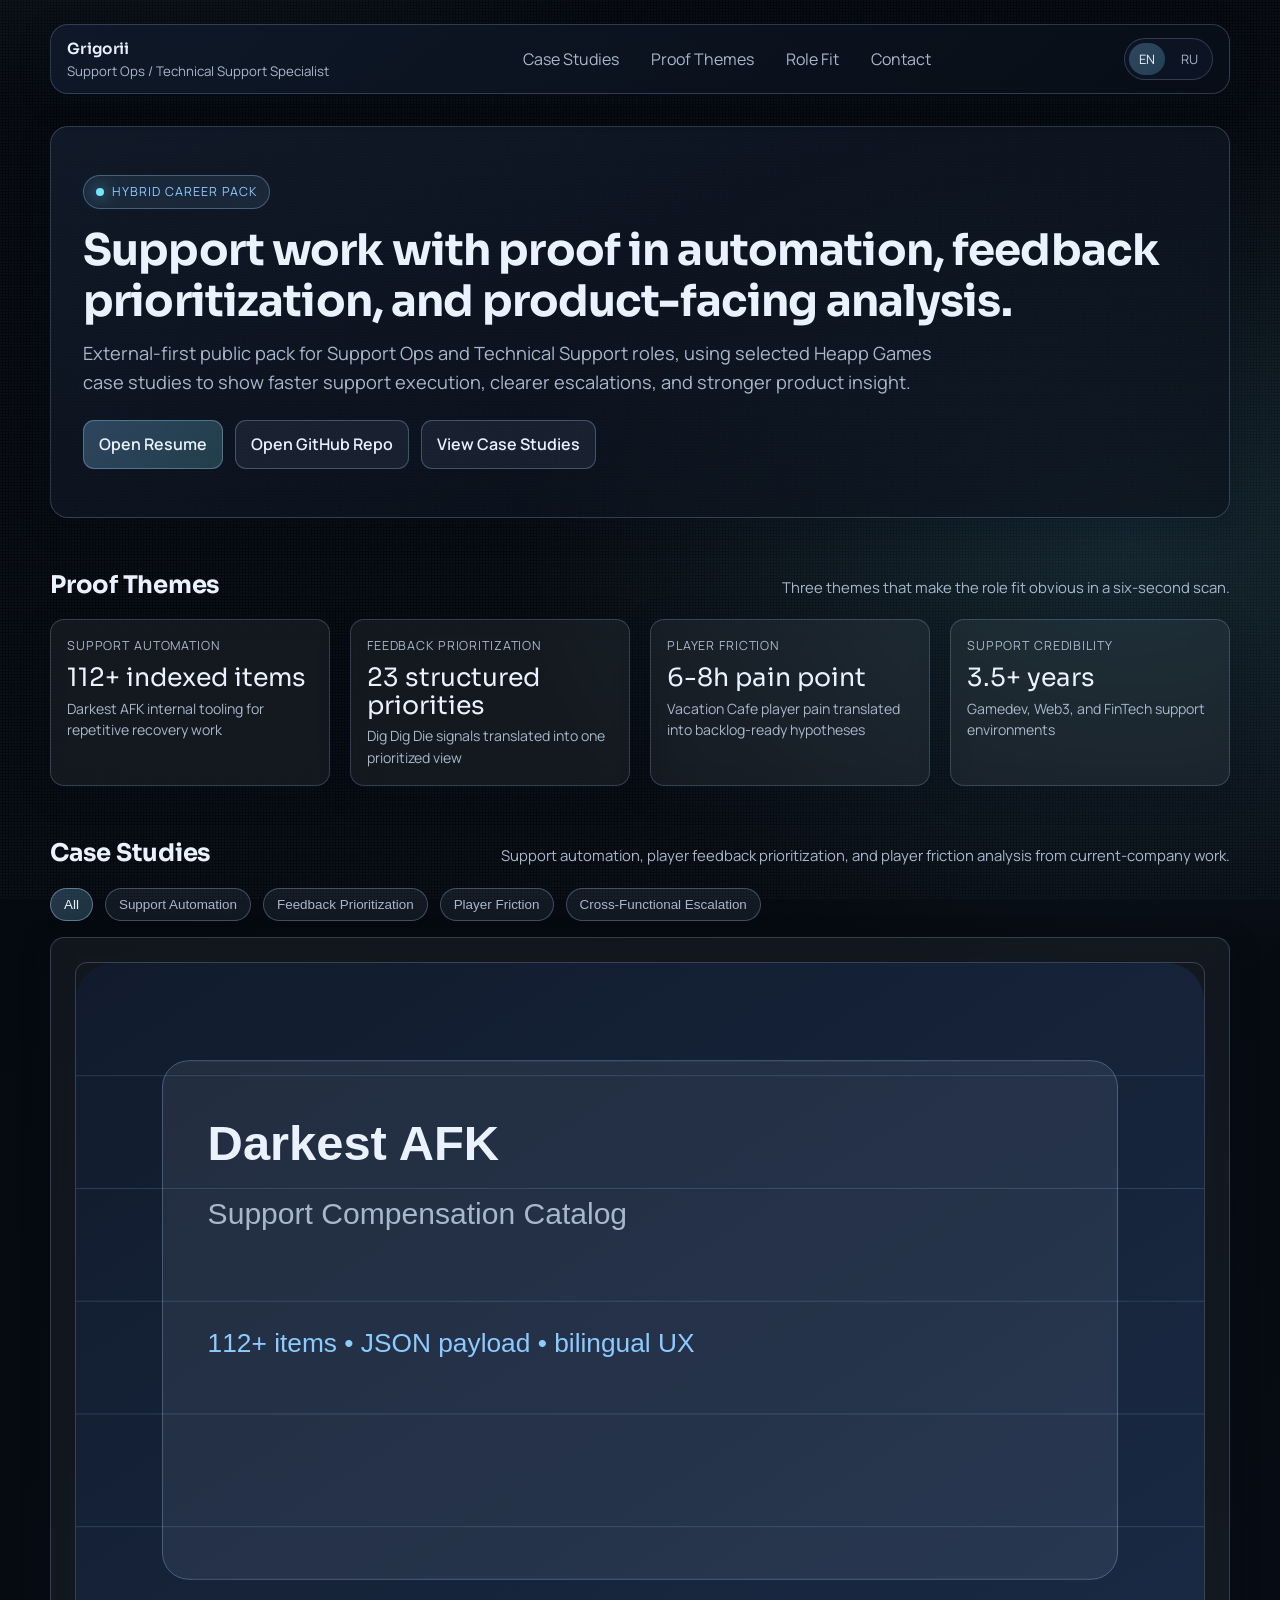
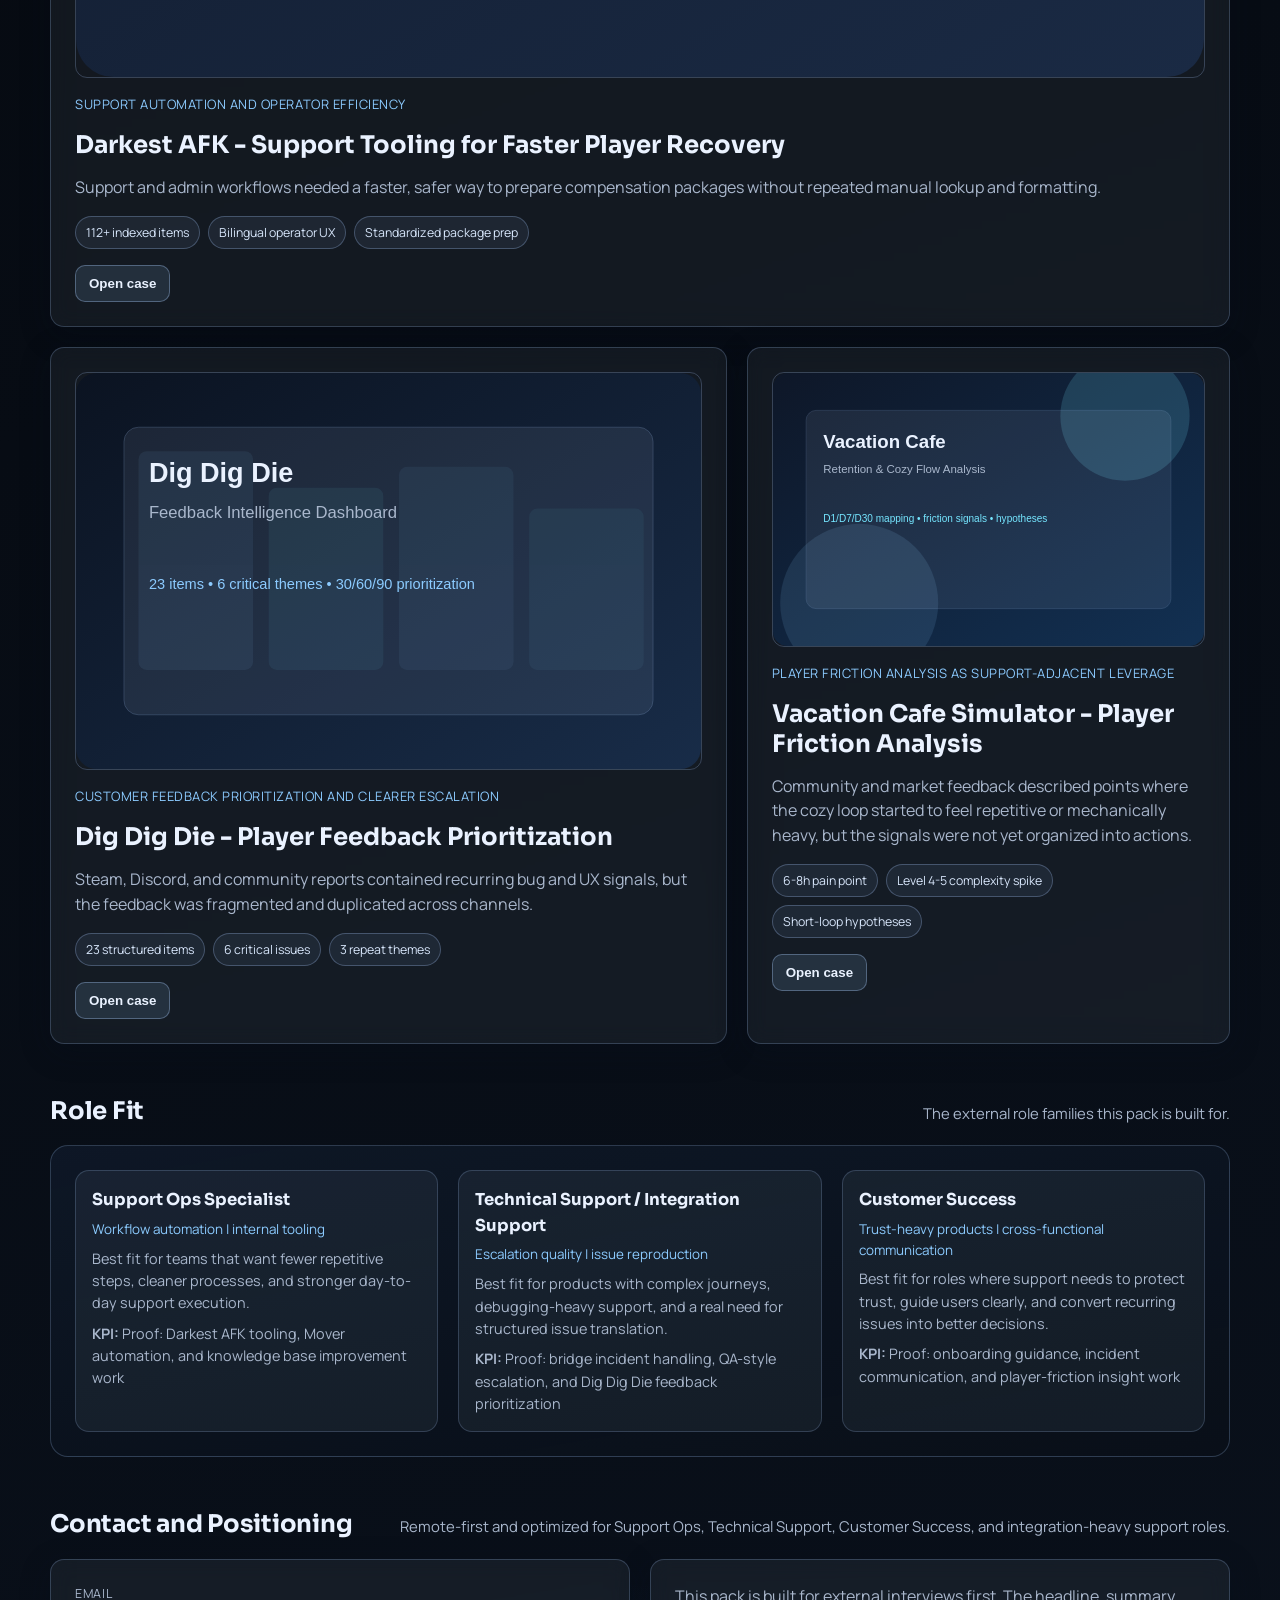
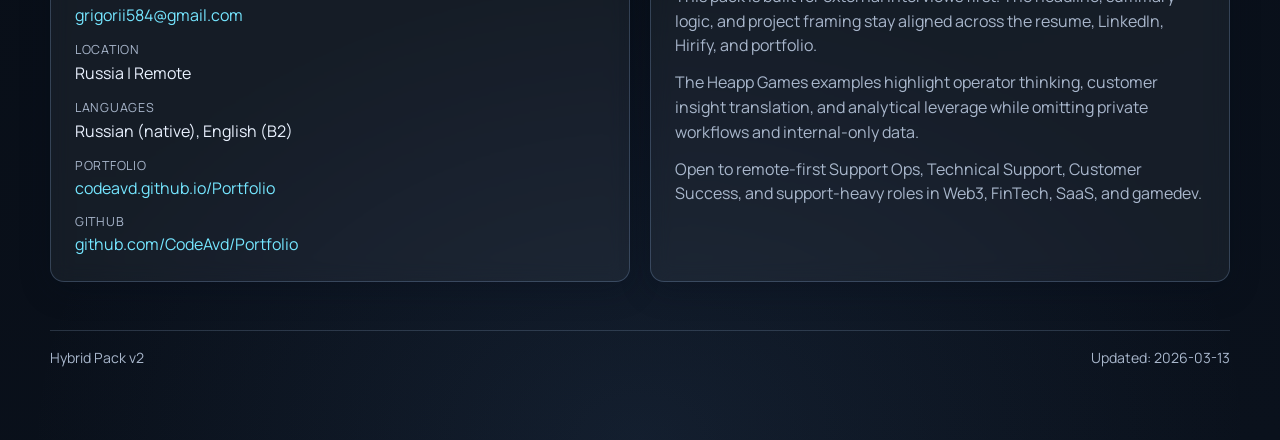
<file: dashboard/index.html>
<!doctype html>
<html lang="en">
<head>
  <meta charset="UTF-8" />
  <meta name="viewport" content="width=device-width, initial-scale=1" />
  <meta
    name="description"
    content="Hybrid support-ops portfolio with case studies in workflow automation, player feedback prioritization, and player friction analysis."
  />
  <title>Grigorii | Support Ops Portfolio Hub</title>
  <link rel="icon" href="data:image/svg+xml,%3Csvg xmlns='http://www.w3.org/2000/svg' viewBox='0 0 40 40'%3E%3Crect width='40' height='40' rx='10' fill='%23040A12'/%3E%3Ccircle cx='20' cy='20' r='9' fill='%238CCBFF'/%3E%3C/svg%3E" />
  <link rel="preconnect" href="https://fonts.googleapis.com" />
  <link rel="preconnect" href="https://fonts.gstatic.com" crossorigin />
  <link href="https://fonts.googleapis.com/css2?family=Manrope:wght@400;500;600;700&family=Sora:wght@500;600;700&display=swap" rel="stylesheet" />
  <link rel="stylesheet" href="assets/css/tokens.css" />
  <link rel="stylesheet" href="assets/css/main.css" />
</head>
<body>
  <div class="page">
    <header class="topbar reveal">
      <div class="identity">
        <div id="identityName" class="identity-name">Grigorii</div>
        <div id="identityRole" class="identity-role">Support Ops / Technical Support</div>
      </div>
      <nav class="topnav" aria-label="Primary">
        <a id="navProjects" href="#projects">Case Studies</a>
        <a id="navCompetencies" href="#competencies">Proof Themes</a>
        <a id="navRoadmap" href="#roadmap">Role Fit</a>
        <a id="navContact" href="#contact">Contact</a>
      </nav>
      <div class="lang-toggle" role="group" aria-label="Language">
        <button id="btnLangEn" class="lang-btn" type="button">EN</button>
        <button id="btnLangRu" class="lang-btn" type="button">RU</button>
      </div>
    </header>

    <section class="hero reveal" id="hero">
      <div id="heroKicker" class="hero-kicker">Hybrid Career Pack</div>
      <h1 id="heroHeadline">Support work with proof in automation, feedback prioritization, and product-facing analysis.</h1>
      <p id="heroSubheadline">Public portfolio for Support Ops, Technical Support, Customer Success, and integration-heavy support roles.</p>
      <div id="ctaRow" class="cta-row"></div>
    </section>

    <section class="section reveal" id="competencies">
      <div class="section-header">
        <h2 id="competenciesTitle">Proof Themes</h2>
        <p id="competenciesNote">The three public themes behind the pack.</p>
      </div>
      <div id="kpiGrid" class="kpi-grid"></div>
    </section>

    <section class="section reveal" id="projects">
      <div class="section-header">
        <h2 id="projectsTitle">Case Studies</h2>
        <p id="projectsNote">Three examples from current-company work.</p>
      </div>
      <div id="filterRow" class="filter-row"></div>
      <div id="projectsGrid" class="projects-grid"></div>
    </section>

    <section class="section reveal" id="roadmap">
      <div class="section-header">
        <h2 id="roadmapTitle">Role Fit</h2>
        <p id="roadmapNote">The role families this public pack is built for.</p>
      </div>
      <div class="roadmap">
        <ol id="roadmapList" class="roadmap-list"></ol>
      </div>
    </section>

    <section class="section reveal" id="contact">
      <div class="section-header">
        <h2 id="contactTitle">Contact</h2>
        <p id="contactNote">Open to remote-first support and technical support conversations.</p>
      </div>
      <div class="contact-grid">
        <article class="card contact-card">
          <ul id="contactList" class="contact-list"></ul>
        </article>
        <article class="card contact-card">
          <div id="contactNarrative"></div>
        </article>
      </div>
    </section>

    <footer class="footer reveal">
      <span id="footerVersion">Hybrid Pack v2</span>
      <span id="footerUpdated">Updated: 2026-03-13</span>
    </footer>
  </div>

  <div id="projectModal" class="modal" aria-hidden="true">
    <div class="modal-panel" role="dialog" aria-modal="true" aria-labelledby="modalTitle">
      <div class="modal-head">
        <div class="modal-title-wrap">
          <h3 id="modalTitle">Project title</h3>
          <div id="modalTagline" class="modal-tagline">Tagline</div>
        </div>
        <button id="modalClose" class="modal-close" type="button" aria-label="Close">x</button>
      </div>

      <div class="chips" id="modalChips"></div>

      <div class="detail-grid" id="detailGrid"></div>

      <div class="artifact-list" id="artifactList"></div>
    </div>
  </div>

  <script src="assets/js/app.js" defer></script>
</body>
</html>
</file>
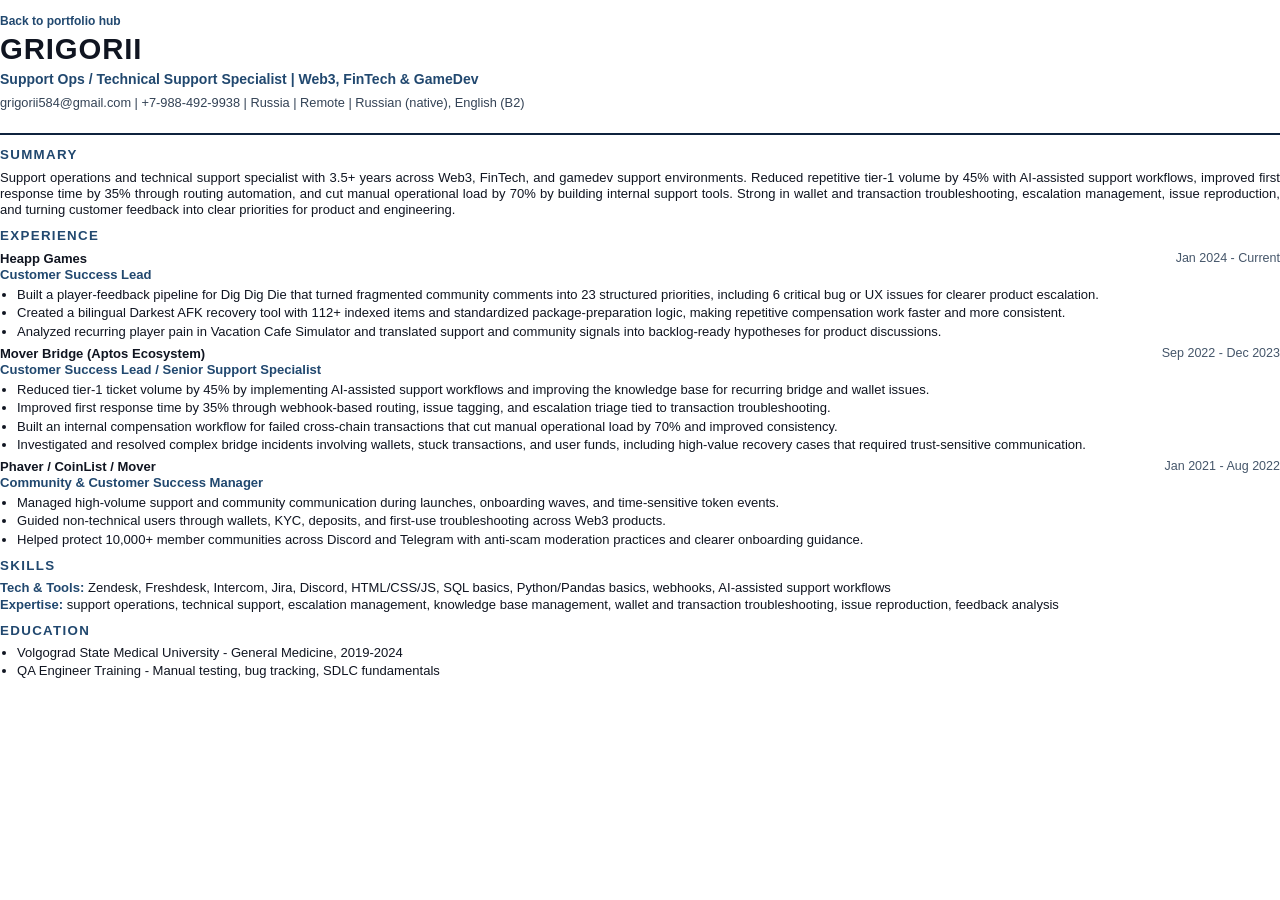
<file: dashboard/resume.html>
<!doctype html>
<html lang="en">
<head>
  <meta charset="UTF-8" />
  <meta name="viewport" content="width=device-width, initial-scale=1" />
  <meta
    name="description"
    content="Grigorii resume: Support Ops, Technical Support, Customer Success, workflow automation, and customer insight translation."
  />
  <title>Grigorii | Resume</title>
  <style>
    @page {
      size: letter;
      margin: 0.48in 0.52in 0.46in 0.52in;
    }

    * {
      box-sizing: border-box;
    }

    body {
      margin: 0;
      font-family: "Helvetica Neue", Arial, sans-serif;
      color: #101521;
      font-size: 9.8pt;
      line-height: 1.24;
    }

    .page {
      width: 100%;
    }

    .topbar {
      padding: 14px 0 2px;
      font-size: 9pt;
    }

    .topbar a {
      color: #21486f;
      text-decoration: none;
      font-weight: 600;
    }

    .header {
      border-bottom: 2px solid #0f233d;
      padding-bottom: 10px;
      margin-bottom: 12px;
    }

    .name {
      font-size: 22pt;
      font-weight: 700;
      letter-spacing: 0.03em;
      text-transform: uppercase;
      margin: 0 0 4px;
    }

    .headline {
      margin: 0;
      color: #21486f;
      font-size: 10.5pt;
      font-weight: 600;
    }

    .contact {
      margin-top: 6px;
      color: #334255;
      font-size: 9.6pt;
    }

    .section {
      margin-top: 10px;
    }

    .section-title {
      margin: 0 0 6px;
      font-size: 10pt;
      letter-spacing: 0.1em;
      text-transform: uppercase;
      color: #21486f;
      font-weight: 700;
    }

    .summary {
      margin: 0;
      text-align: justify;
    }

    .entry {
      margin-bottom: 6px;
    }

    .entry-head {
      display: table;
      width: 100%;
      margin-bottom: 2px;
    }

    .entry-main,
    .entry-date {
      display: table-cell;
      vertical-align: top;
    }

    .entry-main {
      width: 72%;
    }

    .entry-date {
      width: 28%;
      text-align: right;
      white-space: nowrap;
      color: #45566a;
      font-size: 9.4pt;
    }

    .company {
      font-weight: 700;
    }

    .title {
      color: #21486f;
      font-weight: 600;
    }

    ul {
      margin: 4px 0 0;
      padding-left: 17px;
    }

    li + li {
      margin-top: 2px;
    }

    .skills {
      margin: 0;
    }

    .skills strong {
      color: #21486f;
    }

    .project-list {
      margin: 0;
      padding-left: 17px;
    }

    .project-list li + li {
      margin-top: 3px;
    }
  </style>
</head>
<body>
  <div class="page">
    <div class="topbar"><a href="./index.html">Back to portfolio hub</a></div>
    <header class="header">
      <h1 class="name">Grigorii</h1>
      <p class="headline">Support Ops / Technical Support Specialist | Web3, FinTech &amp; GameDev</p>
      <p class="contact">grigorii584@gmail.com | +7-988-492-9938 | Russia | Remote | Russian (native), English (B2)</p>
    </header>

    <section class="section">
      <h2 class="section-title">Summary</h2>
      <p class="summary">
        Support operations and technical support specialist with 3.5+ years across Web3, FinTech, and gamedev support environments. Reduced repetitive tier-1 volume by 45% with AI-assisted support workflows, improved first response time by 35% through routing automation, and cut manual operational load by 70% by building internal support tools. Strong in wallet and transaction troubleshooting, escalation management, issue reproduction, and turning customer feedback into clear priorities for product and engineering.
      </p>
    </section>

    <section class="section">
      <h2 class="section-title">Experience</h2>

      <div class="entry">
        <div class="entry-head">
          <div class="entry-main">
            <div class="company">Heapp Games</div>
            <div class="title">Customer Success Lead</div>
          </div>
          <div class="entry-date">Jan 2024 - Current</div>
        </div>
        <ul>
          <li>Built a player-feedback pipeline for Dig Dig Die that turned fragmented community comments into 23 structured priorities, including 6 critical bug or UX issues for clearer product escalation.</li>
          <li>Created a bilingual Darkest AFK recovery tool with 112+ indexed items and standardized package-preparation logic, making repetitive compensation work faster and more consistent.</li>
          <li>Analyzed recurring player pain in Vacation Cafe Simulator and translated support and community signals into backlog-ready hypotheses for product discussions.</li>
        </ul>
      </div>

      <div class="entry">
        <div class="entry-head">
          <div class="entry-main">
            <div class="company">Mover Bridge (Aptos Ecosystem)</div>
            <div class="title">Customer Success Lead / Senior Support Specialist</div>
          </div>
          <div class="entry-date">Sep 2022 - Dec 2023</div>
        </div>
        <ul>
          <li>Reduced tier-1 ticket volume by 45% by implementing AI-assisted support workflows and improving the knowledge base for recurring bridge and wallet issues.</li>
          <li>Improved first response time by 35% through webhook-based routing, issue tagging, and escalation triage tied to transaction troubleshooting.</li>
          <li>Built an internal compensation workflow for failed cross-chain transactions that cut manual operational load by 70% and improved consistency.</li>
          <li>Investigated and resolved complex bridge incidents involving wallets, stuck transactions, and user funds, including high-value recovery cases that required trust-sensitive communication.</li>
        </ul>
      </div>

      <div class="entry">
        <div class="entry-head">
          <div class="entry-main">
            <div class="company">Phaver / CoinList / Mover</div>
            <div class="title">Community & Customer Success Manager</div>
          </div>
          <div class="entry-date">Jan 2021 - Aug 2022</div>
        </div>
        <ul>
          <li>Managed high-volume support and community communication during launches, onboarding waves, and time-sensitive token events.</li>
          <li>Guided non-technical users through wallets, KYC, deposits, and first-use troubleshooting across Web3 products.</li>
          <li>Helped protect 10,000+ member communities across Discord and Telegram with anti-scam moderation practices and clearer onboarding guidance.</li>
        </ul>
      </div>
    </section>

    <section class="section">
      <h2 class="section-title">Skills</h2>
      <p class="skills"><strong>Tech &amp; Tools:</strong> Zendesk, Freshdesk, Intercom, Jira, Discord, HTML/CSS/JS, SQL basics, Python/Pandas basics, webhooks, AI-assisted support workflows</p>
      <p class="skills"><strong>Expertise:</strong> support operations, technical support, escalation management, knowledge base management, wallet and transaction troubleshooting, issue reproduction, feedback analysis</p>
    </section>

    <section class="section">
      <h2 class="section-title">Education</h2>
      <ul>
        <li>Volgograd State Medical University - General Medicine, 2019-2024</li>
        <li>QA Engineer Training - Manual testing, bug tracking, SDLC fundamentals</li>
      </ul>
    </section>
  </div>
</body>
</html>
</file>
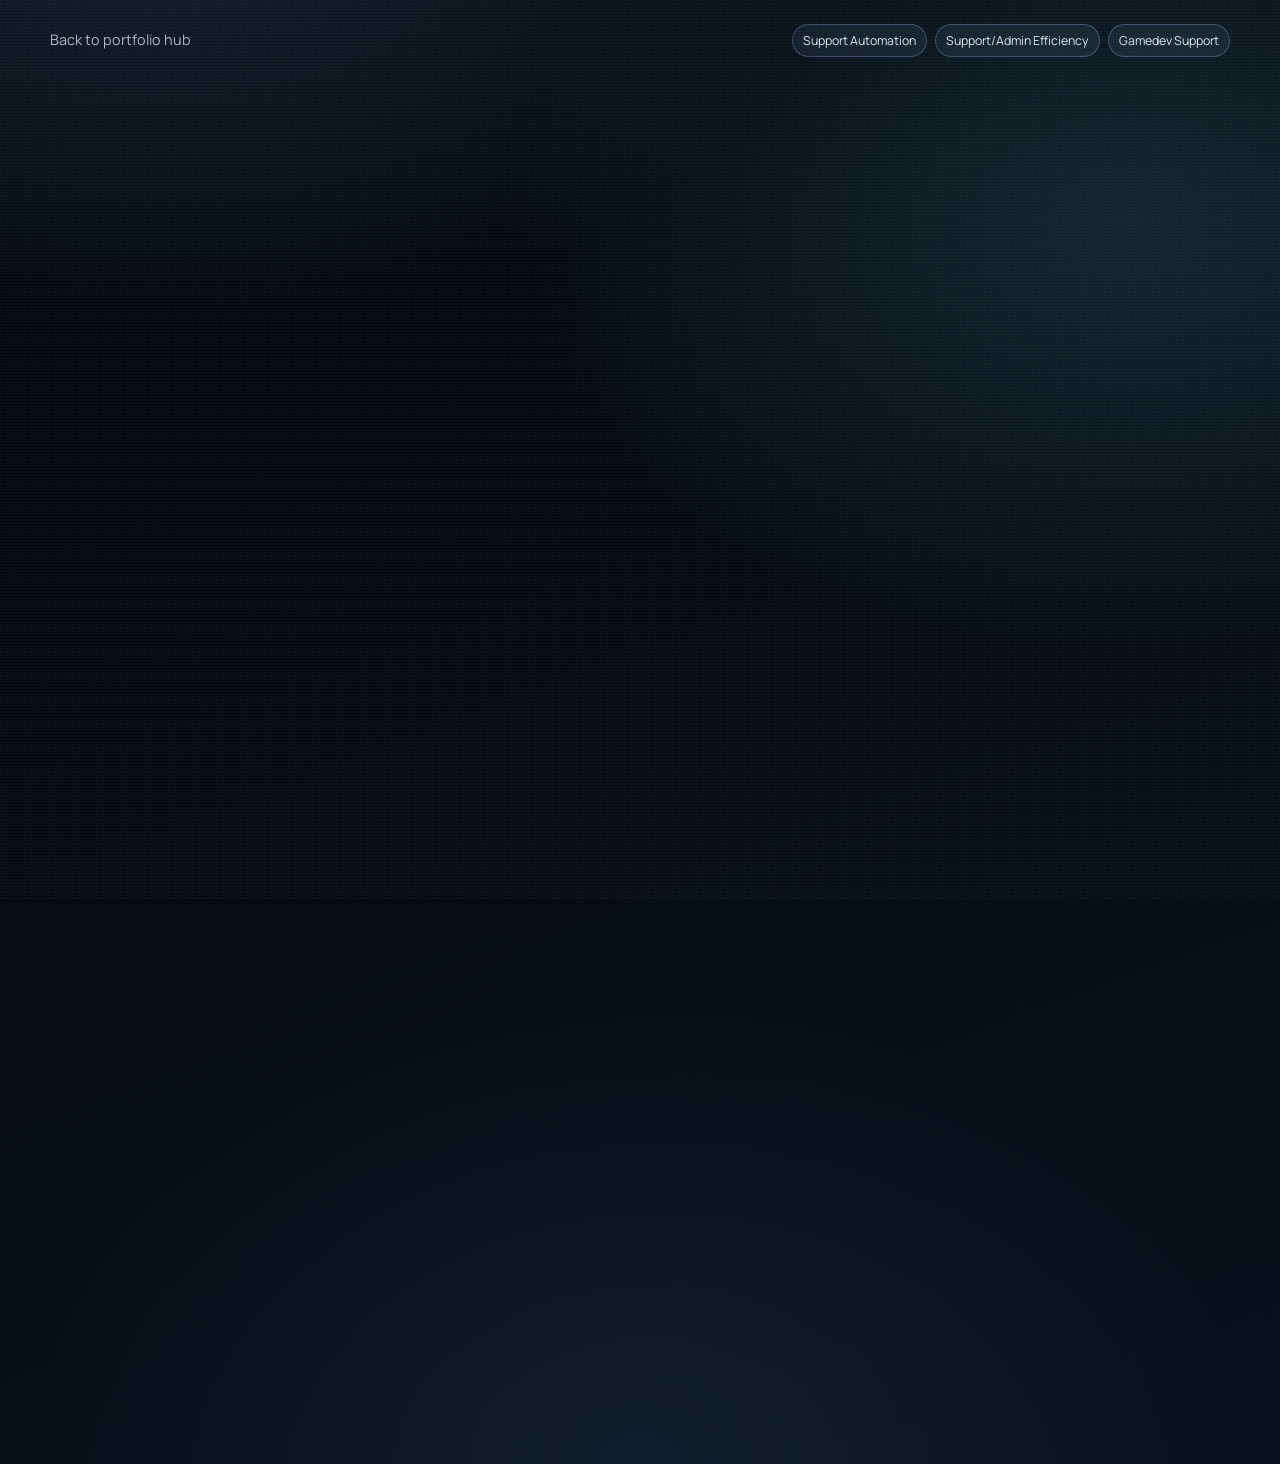
<file: dashboard/cases/darkest-afk.html>
<!doctype html>
<html lang="en">
<head>
  <meta charset="UTF-8" />
  <meta name="viewport" content="width=device-width, initial-scale=1" />
  <meta
    name="description"
    content="Darkest AFK case study: support tooling and faster player recovery work from current-company work."
  />
  <title>Darkest AFK | Support Tooling Case</title>
  <link rel="preconnect" href="https://fonts.googleapis.com" />
  <link rel="preconnect" href="https://fonts.gstatic.com" crossorigin />
  <link href="https://fonts.googleapis.com/css2?family=Manrope:wght@400;500;600;700&family=Sora:wght@500;600;700&display=swap" rel="stylesheet" />
  <link rel="stylesheet" href="../assets/css/tokens.css" />
  <link rel="stylesheet" href="../assets/css/main.css" />
  <link rel="stylesheet" href="../assets/css/case.css" />
</head>
<body>
  <div class="page case-shell">
    <div class="back-row">
      <a class="back-link" href="../index.html">Back to portfolio hub</a>
      <div class="chips">
        <span class="chip">Support Automation</span>
        <span class="chip">Support/Admin Efficiency</span>
        <span class="chip">Gamedev Support</span>
      </div>
    </div>

    <section class="case-hero reveal">
      <div class="case-kicker">Selected case study</div>
      <h1>Darkest AFK</h1>
      <p class="case-lead">A support-tooling example built from repetitive player recovery work: faster lookup, clearer package preparation, and more consistent support/admin execution without exposing private workflow detail.</p>
      <div class="case-actions">
      <a class="btn btn-primary" href="../resume.html">Open resume</a>
      <a class="btn btn-secondary" href="https://github.com/CodeAvd/Portfolio/blob/main/case_01_darkest_afk_one_pager_en.md">Open GitHub one-pager</a>
      <a class="btn btn-secondary" href="../index.html#project=darkest-afk">Open hub card</a>
      </div>
    </section>

    <section class="case-stats reveal">
      <article class="card stat-card">
        <div class="stat-label">Coverage</div>
        <div class="stat-value">112+ indexed items</div>
      </article>
      <article class="card stat-card">
        <div class="stat-label">Theme</div>
        <div class="stat-value">Support automation</div>
      </article>
      <article class="card stat-card">
        <div class="stat-label">Public takeaway</div>
        <div class="stat-value">Less repetitive internal work</div>
      </article>
    </section>

    <section class="case-grid reveal">
      <article class="card case-card">
        <h2>Challenge</h2>
        <p>Player recovery flows required repetitive compensation work. The pain was not strategic ambiguity; it was repeated manual lookup, repeated checks, and repeated formatting decisions inside a support workflow.</p>
      </article>
      <article class="card case-card">
        <h2>Approach</h2>
        <ul class="case-list">
          <li>Built a static internal tool with search, filtering, and bilingual labels.</li>
          <li>Focused on repeatable package preparation instead of presentation-only polish.</li>
          <li>Designed the flow around internal speed and consistency.</li>
        </ul>
      </article>
      <article class="card case-card">
        <h2>What Changed</h2>
        <ul class="case-list">
          <li>One shared place to find relevant items.</li>
          <li>Cleaner path from lookup to package preparation.</li>
          <li>Public proof that support work can produce tooling, not just ticket handling.</li>
        </ul>
      </article>
      <article class="card case-card">
        <h2>Why It Matters Externally</h2>
        <p>This case signals strong fit for Support Ops and Technical Support roles because it shows workflow standardization, support empathy, and the ability to reduce recurring internal work without waiting for a formal product role.</p>
      </article>
    </section>

    <section class="mini-stack reveal">
      <article class="card case-card">
        <h2>Transferable Value</h2>
        <ul class="case-list">
          <li>Support tooling mindset</li>
          <li>Internal support/admin UX decisions</li>
          <li>Workflow simplification and standardization</li>
          <li>Cross-functional coordination between support and admin operations</li>
        </ul>
      </article>
      <article class="card case-card">
        <h2>Confidentiality Note</h2>
        <p>The public version keeps the workflow story and outcome signals, but removes raw payload structures, internal-only controls, and private operational detail. It is designed to show capability without exposing the underlying system.</p>
        <p class="micro-note">Role fit: Support Ops Specialist, Technical Support Specialist, Customer Success in support-heavy environments.</p>
      </article>
    </section>
  </div>
</body>
</html>
</file>
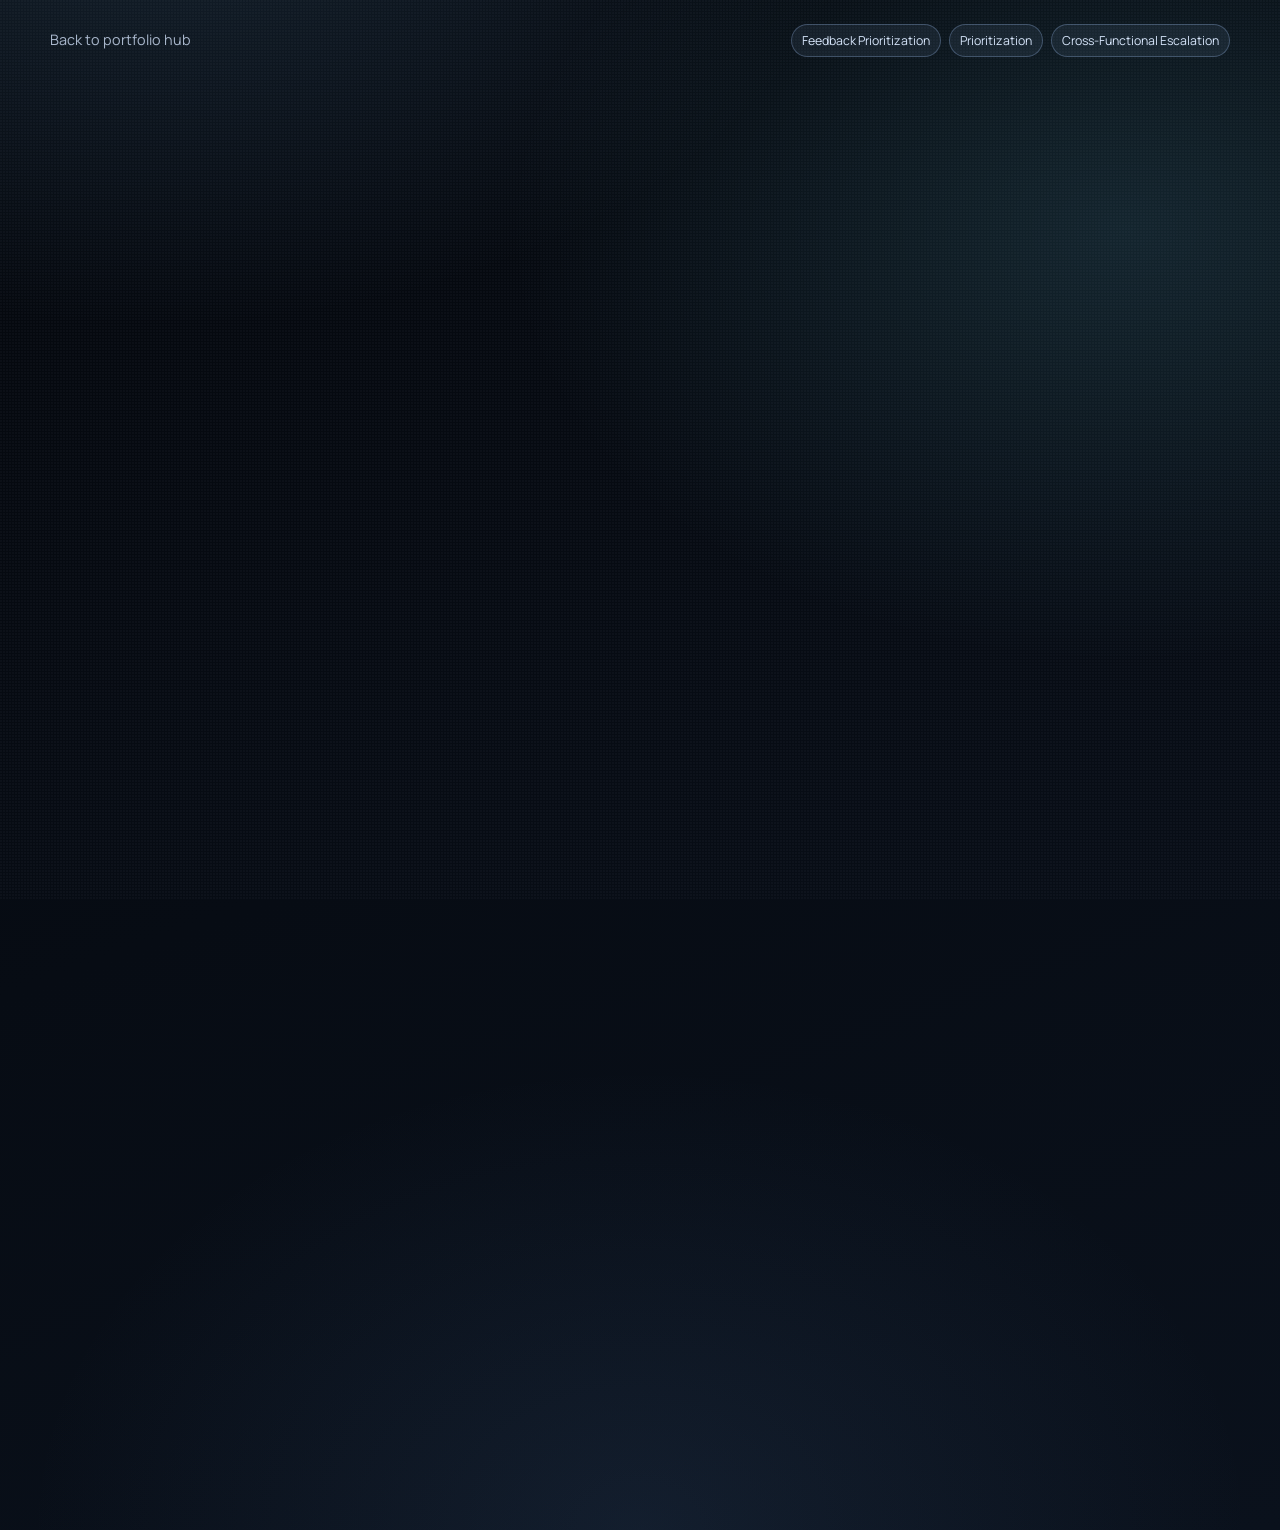
<file: dashboard/cases/dig-dig-die.html>
<!doctype html>
<html lang="en">
<head>
  <meta charset="UTF-8" />
  <meta name="viewport" content="width=device-width, initial-scale=1" />
  <meta
    name="description"
    content="Dig Dig Die case study: player feedback prioritization and escalation quality from current-company work."
  />
  <title>Dig Dig Die | Feedback Prioritization Case</title>
  <link rel="preconnect" href="https://fonts.googleapis.com" />
  <link rel="preconnect" href="https://fonts.gstatic.com" crossorigin />
  <link href="https://fonts.googleapis.com/css2?family=Manrope:wght@400;500;600;700&family=Sora:wght@500;600;700&display=swap" rel="stylesheet" />
  <link rel="stylesheet" href="../assets/css/tokens.css" />
  <link rel="stylesheet" href="../assets/css/main.css" />
  <link rel="stylesheet" href="../assets/css/case.css" />
</head>
<body>
  <div class="page case-shell">
    <div class="back-row">
      <a class="back-link" href="../index.html">Back to portfolio hub</a>
      <div class="chips">
        <span class="chip">Feedback Prioritization</span>
        <span class="chip">Prioritization</span>
        <span class="chip">Cross-Functional Escalation</span>
      </div>
    </div>

    <section class="case-hero reveal">
      <div class="case-kicker">Selected case study</div>
      <h1>Dig Dig Die</h1>
      <p class="case-lead">A support-to-product escalation case built from noisy player signals: duplicated complaints were grouped into a shared priority view so teams could talk about the same issues from the same starting point.</p>
      <div class="case-actions">
      <a class="btn btn-primary" href="../resume.html">Open resume</a>
      <a class="btn btn-secondary" href="https://github.com/CodeAvd/Portfolio/blob/main/case_03_dig_dig_die_one_pager_en.md">Open GitHub one-pager</a>
      <a class="btn btn-secondary" href="../index.html#project=dig-dig-die">Open hub card</a>
      </div>
    </section>

    <section class="case-stats reveal">
      <article class="card stat-card">
        <div class="stat-label">Structured priorities</div>
        <div class="stat-value">23 items</div>
      </article>
      <article class="card stat-card">
        <div class="stat-label">Critical issues</div>
        <div class="stat-value">6 bug or UX risks</div>
      </article>
      <article class="card stat-card">
        <div class="stat-label">Repeat themes</div>
        <div class="stat-value">3 recurring patterns</div>
      </article>
    </section>

    <section class="case-grid reveal">
      <article class="card case-card">
        <h2>Challenge</h2>
        <p>Steam, Discord, and community conversations were all pointing at pain, but the same problems were surfacing in different language and different levels of detail. That slows escalation and makes prioritization noisy.</p>
      </article>
      <article class="card case-card">
        <h2>Approach</h2>
        <ul class="case-list">
          <li>Collapsed repeated complaints into issue groups and theme buckets.</li>
          <li>Added simple priority framing so the discussion could move from complaint volume to next actions.</li>
          <li>Used a support-friendly structure that product and dev stakeholders could still work with.</li>
        </ul>
      </article>
      <article class="card case-card">
        <h2>What Changed</h2>
        <ul class="case-list">
          <li>Clearer path from public user feedback to structured escalation.</li>
          <li>Less duplication between support, product, and dev conversations.</li>
          <li>Stronger evidence that support operators can improve decision quality through structure.</li>
        </ul>
      </article>
      <article class="card case-card">
        <h2>Why It Matters Externally</h2>
        <p>This case is valuable for Support Ops, Technical Support, and Customer Success roles because it shows how recurring user pain can be translated into clearer escalations, better prioritization, and better cross-functional conversations.</p>
      </article>
    </section>

    <section class="mini-stack reveal">
      <article class="card case-card">
        <h2>Transferable Value</h2>
        <ul class="case-list">
          <li>Customer feedback prioritization</li>
          <li>Issue translation across teams</li>
          <li>Prioritization under noisy conditions</li>
          <li>Support-led decision support</li>
        </ul>
      </article>
      <article class="card case-card">
        <h2>Confidentiality Note</h2>
        <p>The public version keeps the structure, proof counts, and prioritization logic. It removes raw source links, private discussion context, and full datasets. The goal is to show decision quality, not expose the underlying data trail.</p>
        <p class="micro-note">Role fit: Support Ops, Technical Support, Integration Support, Customer Success roles that need strong escalation quality.</p>
      </article>
    </section>
  </div>
</body>
</html>
</file>
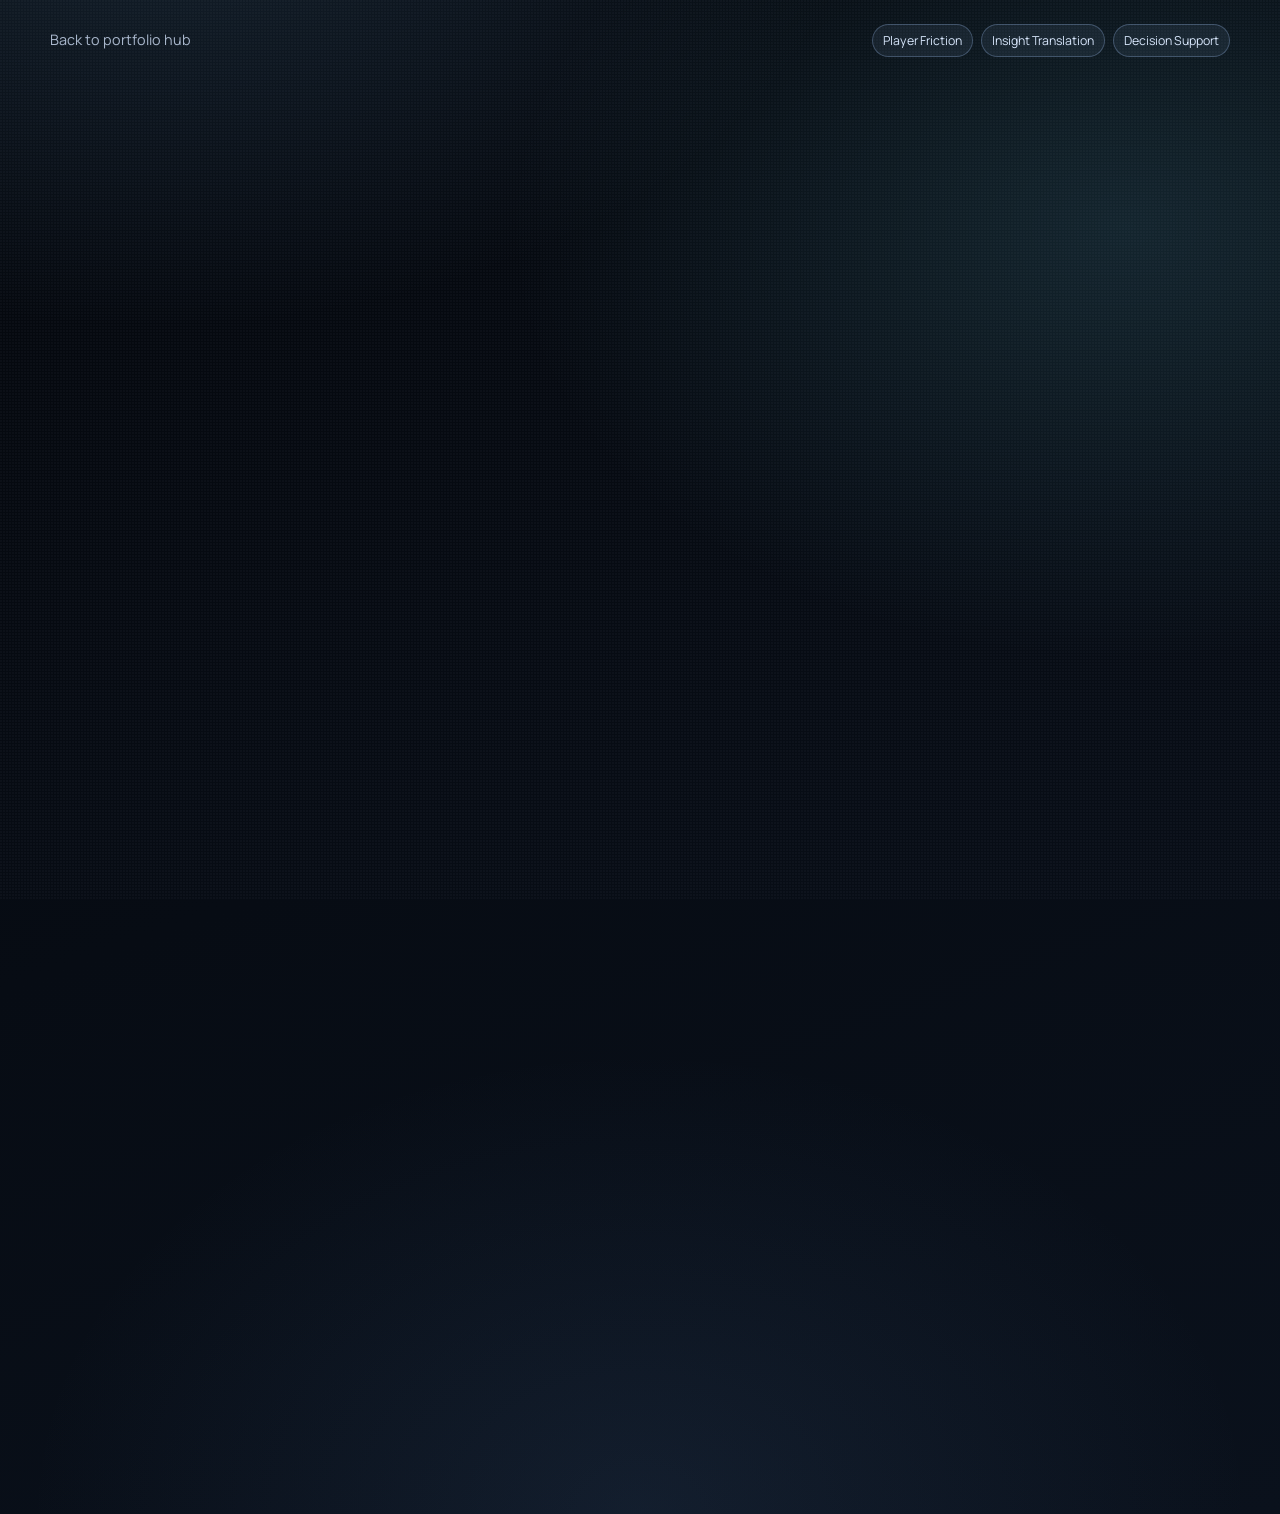
<file: dashboard/cases/vacation-cafe.html>
<!doctype html>
<html lang="en">
<head>
  <meta charset="UTF-8" />
  <meta name="viewport" content="width=device-width, initial-scale=1" />
  <meta
    name="description"
    content="Vacation Cafe Simulator case study: player friction analysis and decision support from current-company work."
  />
  <title>Vacation Cafe Simulator | Player Friction Case</title>
  <link rel="preconnect" href="https://fonts.googleapis.com" />
  <link rel="preconnect" href="https://fonts.gstatic.com" crossorigin />
  <link href="https://fonts.googleapis.com/css2?family=Manrope:wght@400;500;600;700&family=Sora:wght@500;600;700&display=swap" rel="stylesheet" />
  <link rel="stylesheet" href="../assets/css/tokens.css" />
  <link rel="stylesheet" href="../assets/css/main.css" />
  <link rel="stylesheet" href="../assets/css/case.css" />
</head>
<body>
  <div class="page case-shell">
    <div class="back-row">
      <a class="back-link" href="../index.html">Back to portfolio hub</a>
      <div class="chips">
        <span class="chip">Player Friction</span>
        <span class="chip">Insight Translation</span>
        <span class="chip">Decision Support</span>
      </div>
    </div>

    <section class="case-hero reveal">
      <div class="case-kicker">Selected case study</div>
      <h1>Vacation Cafe Simulator</h1>
      <p class="case-lead">A selected example of player-friction analysis used as support-adjacent leverage: repeated community pain was organized into named patterns so a team could discuss pacing, quality-of-life tradeoffs, and product next steps more clearly.</p>
      <div class="case-actions">
      <a class="btn btn-primary" href="../resume.html">Open resume</a>
      <a class="btn btn-secondary" href="https://github.com/CodeAvd/Portfolio/blob/main/case_02_vacation_cafe_one_pager_en.md">Open GitHub one-pager</a>
      <a class="btn btn-secondary" href="../index.html#project=vacation-cafe">Open hub card</a>
      </div>
    </section>

    <section class="case-stats reveal">
      <article class="card stat-card">
        <div class="stat-label">Signal</div>
        <div class="stat-value">6-8h pain point</div>
      </article>
      <article class="card stat-card">
        <div class="stat-label">Complexity change</div>
        <div class="stat-value">Level 4-5 spike</div>
      </article>
      <article class="card stat-card">
        <div class="stat-label">Public takeaway</div>
        <div class="stat-value">Better hypothesis framing</div>
      </article>
    </section>

    <section class="case-grid reveal">
      <article class="card case-card">
        <h2>Challenge</h2>
        <p>Players were describing when the cozy loop stopped feeling relaxed, but those signals were scattered across public channels and not yet translated into one usable narrative for action or discussion.</p>
      </article>
      <article class="card case-card">
        <h2>Approach</h2>
        <ul class="case-list">
          <li>Grouped recurring complaints into repeat friction patterns.</li>
          <li>Mapped those patterns to simple retention and session-quality questions.</li>
          <li>Converted the result into short-loop hypotheses instead of a sprawling analysis dump.</li>
        </ul>
      </article>
      <article class="card case-card">
        <h2>What Changed</h2>
        <ul class="case-list">
          <li>User pain became easier to name and discuss.</li>
          <li>The support narrative gained a concrete example of analytical leverage.</li>
          <li>The case can travel publicly without pretending to be a full product-title transition.</li>
        </ul>
      </article>
      <article class="card case-card">
        <h2>Why It Matters Externally</h2>
        <p>This case makes the pack stronger because it shows judgment: not every support candidate can turn user frustration into a structured operating memo. Here, the insight work supports the support identity instead of replacing it.</p>
      </article>
    </section>

    <section class="mini-stack reveal">
      <article class="card case-card">
        <h2>Transferable Value</h2>
        <ul class="case-list">
          <li>Customer insight translation</li>
          <li>Player-friction analysis and hypothesis framing</li>
          <li>Structured escalation from user pain to action ideas</li>
          <li>Support-adjacent analytical leverage</li>
        </ul>
      </article>
      <article class="card case-card">
        <h2>Confidentiality Note</h2>
        <p>The public version keeps the named patterns and high-level proof signals while removing raw notes, full source dumps, and private design recommendations. It is deliberately framed as decision support, not as a full internal research archive.</p>
        <p class="micro-note">Role fit: Customer Success, Support Ops, Technical Support, and support-heavy roles where teams value insight translation.</p>
      </article>
    </section>
  </div>
</body>
</html>
</file>
<file: dashboard/assets/css/tokens.css>
:root {
  --bg-0: #04070c;
  --bg-1: #0a111c;
  --surface-glass: rgba(210, 230, 255, 0.06);
  --surface-glass-strong: rgba(220, 240, 255, 0.1);
  --border-soft: rgba(170, 205, 255, 0.22);
  --text-primary: #eaf2ff;
  --text-secondary: #a9b7cc;
  --accent-ice: #8ccbff;
  --accent-cyan: #75e6ff;
  --success-cool: #89f0d4;
  --warning-cool: #ffd38a;

  --radius-card: 14px;
  --radius-section: 18px;
  --radius-pill: 999px;

  --space-1: 8px;
  --space-2: 12px;
  --space-3: 16px;
  --space-4: 24px;
  --space-5: 32px;
  --space-6: 48px;
  --space-7: 72px;

  --grid-gap-mobile: 16px;
  --grid-gap-desktop: 20px;

  --shadow-soft: 0 8px 30px rgba(7, 16, 28, 0.28);
  --shadow-hover: 0 16px 42px rgba(7, 16, 28, 0.35);

  --transition-fast: 180ms cubic-bezier(0.22, 1, 0.36, 1);
  --transition-base: 220ms cubic-bezier(0.22, 1, 0.36, 1);
  --transition-slow: 240ms cubic-bezier(0.22, 1, 0.36, 1);
}
</file>
<file: dashboard/assets/css/main.css>
* {
  box-sizing: border-box;
}

html,
body {
  margin: 0;
  padding: 0;
  min-height: 100%;
}

body {
  font-family: "Manrope", system-ui, sans-serif;
  color: var(--text-primary);
  background:
    radial-gradient(1200px 800px at 12% -10%, rgba(124, 197, 255, 0.15), transparent 60%),
    radial-gradient(1000px 700px at 88% 15%, rgba(117, 230, 255, 0.12), transparent 62%),
    radial-gradient(900px 680px at 50% 100%, rgba(90, 134, 190, 0.12), transparent 68%),
    linear-gradient(160deg, var(--bg-0), var(--bg-1));
  line-height: 1.55;
  overflow-x: hidden;
}

body::before {
  content: "";
  position: fixed;
  inset: 0;
  pointer-events: none;
  opacity: 0.03;
  background-image: radial-gradient(circle at 1px 1px, #dbe9ff 1px, transparent 0);
  background-size: 3px 3px;
  z-index: 0;
}

a {
  color: var(--accent-cyan);
  text-decoration: none;
}

a:hover {
  text-decoration: underline;
}

.page {
  position: relative;
  z-index: 1;
  width: min(1180px, calc(100% - 32px));
  margin: 0 auto;
  padding: var(--space-4) 0 var(--space-7);
}

.topbar {
  position: sticky;
  top: 10px;
  z-index: 40;
  display: flex;
  align-items: center;
  justify-content: space-between;
  gap: var(--space-3);
  padding: var(--space-2) var(--space-3);
  border: 1px solid var(--border-soft);
  border-radius: var(--radius-section);
  background: linear-gradient(140deg, rgba(16, 27, 45, 0.82), rgba(9, 15, 25, 0.76));
  backdrop-filter: blur(12px);
  box-shadow: var(--shadow-soft);
}

.identity {
  min-width: 0;
}

.identity-name {
  font-family: "Sora", system-ui, sans-serif;
  font-size: 0.96rem;
  font-weight: 600;
  letter-spacing: 0.02em;
}

.identity-role {
  color: var(--text-secondary);
  font-size: 0.83rem;
}

.topnav {
  display: flex;
  align-items: center;
  gap: var(--space-2);
  flex-wrap: wrap;
}

.topnav a {
  color: var(--text-secondary);
  padding: 6px 10px;
  border-radius: 10px;
  transition: background var(--transition-fast), color var(--transition-fast);
}

.topnav a:hover,
.topnav a:focus-visible {
  color: var(--text-primary);
  background: rgba(130, 178, 240, 0.12);
  text-decoration: none;
  outline: none;
}

.lang-toggle {
  display: inline-flex;
  align-items: center;
  gap: 6px;
  padding: 4px;
  border: 1px solid var(--border-soft);
  border-radius: var(--radius-pill);
  background: rgba(15, 25, 41, 0.68);
}

.lang-btn {
  border: 0;
  background: transparent;
  color: var(--text-secondary);
  border-radius: var(--radius-pill);
  padding: 6px 10px;
  font: inherit;
  font-size: 0.81rem;
  cursor: pointer;
  transition: background var(--transition-fast), color var(--transition-fast);
}

.lang-btn.is-active {
  background: linear-gradient(130deg, rgba(141, 200, 255, 0.28), rgba(117, 230, 255, 0.22));
  color: var(--text-primary);
}

.section {
  margin-top: var(--space-6);
}

.hero {
  margin-top: var(--space-5);
  padding: var(--space-6) var(--space-5);
  border-radius: var(--radius-section);
  border: 1px solid var(--border-soft);
  background: linear-gradient(160deg, rgba(21, 32, 50, 0.7), rgba(10, 16, 26, 0.6));
  box-shadow: var(--shadow-soft);
}

.hero-kicker {
  display: inline-flex;
  align-items: center;
  gap: 8px;
  padding: 6px 12px;
  border-radius: var(--radius-pill);
  border: 1px solid rgba(168, 208, 255, 0.32);
  background: rgba(132, 191, 255, 0.1);
  color: var(--accent-ice);
  font-size: 0.78rem;
  letter-spacing: 0.08em;
  text-transform: uppercase;
}

.hero-kicker::before {
  content: "";
  width: 8px;
  height: 8px;
  border-radius: 50%;
  background: var(--accent-cyan);
  box-shadow: 0 0 16px rgba(117, 230, 255, 0.85);
}

.hero h1 {
  margin: var(--space-3) 0 var(--space-2);
  font-family: "Sora", system-ui, sans-serif;
  font-size: clamp(1.9rem, 3.4vw, 3.15rem);
  line-height: 1.18;
  letter-spacing: -0.02em;
}

.hero p {
  max-width: 860px;
  margin: 0;
  color: var(--text-secondary);
  font-size: clamp(1rem, 1.5vw, 1.14rem);
}

.cta-row {
  margin-top: var(--space-4);
  display: flex;
  gap: var(--space-2);
  flex-wrap: wrap;
}

.btn {
  display: inline-flex;
  align-items: center;
  justify-content: center;
  border-radius: 11px;
  border: 1px solid transparent;
  padding: 11px 15px;
  font-weight: 600;
  transition: transform var(--transition-fast), box-shadow var(--transition-fast), background var(--transition-fast), border-color var(--transition-fast);
}

.btn-primary {
  background: linear-gradient(130deg, rgba(128, 195, 255, 0.28), rgba(123, 236, 255, 0.2));
  border-color: rgba(165, 213, 255, 0.34);
  color: var(--text-primary);
}

.btn-secondary {
  background: rgba(171, 205, 255, 0.08);
  border-color: rgba(165, 213, 255, 0.28);
  color: var(--text-primary);
}

.btn:hover,
.btn:focus-visible,
.card:hover,
.filter-chip:hover,
.project-open:hover {
  transform: translateY(-2px);
  box-shadow: var(--shadow-hover);
  text-decoration: none;
}

.section-header {
  display: flex;
  align-items: baseline;
  justify-content: space-between;
  gap: var(--space-2);
  margin-bottom: var(--space-3);
}

.section-header h2 {
  margin: 0;
  font-family: "Sora", system-ui, sans-serif;
  letter-spacing: -0.01em;
  font-size: clamp(1.2rem, 2vw, 1.52rem);
}

.section-header p {
  margin: 0;
  color: var(--text-secondary);
  font-size: 0.93rem;
}

.kpi-grid {
  display: grid;
  grid-template-columns: repeat(4, minmax(0, 1fr));
  gap: var(--grid-gap-desktop);
}

.card {
  border-radius: var(--radius-card);
  border: 1px solid var(--border-soft);
  background: var(--surface-glass);
  backdrop-filter: blur(10px);
  box-shadow: var(--shadow-soft);
  transition: transform var(--transition-fast), box-shadow var(--transition-fast), background var(--transition-base);
}

.kpi-card {
  padding: var(--space-3);
}

.kpi-title {
  color: var(--text-secondary);
  font-size: 0.78rem;
  text-transform: uppercase;
  letter-spacing: 0.07em;
}

.kpi-value {
  margin-top: 8px;
  font-family: "Sora", system-ui, sans-serif;
  font-size: 1.58rem;
  line-height: 1.1;
}

.kpi-note {
  margin-top: 6px;
  color: var(--text-secondary);
  font-size: 0.88rem;
}

.filter-row {
  display: flex;
  flex-wrap: wrap;
  gap: var(--space-2);
  margin-bottom: var(--space-3);
}

.filter-chip {
  border: 1px solid rgba(169, 197, 232, 0.32);
  background: rgba(162, 204, 255, 0.08);
  color: var(--text-secondary);
  border-radius: var(--radius-pill);
  padding: 8px 13px;
  font-size: 0.84rem;
  cursor: pointer;
  transition: all var(--transition-fast);
}

.filter-chip.is-active {
  color: var(--text-primary);
  border-color: rgba(173, 224, 255, 0.42);
  background: linear-gradient(120deg, rgba(139, 194, 255, 0.24), rgba(117, 230, 255, 0.2));
}

.projects-grid {
  display: grid;
  grid-template-columns: 1.4fr 1fr;
  gap: var(--grid-gap-desktop);
}

.project-card {
  padding: var(--space-4);
  display: flex;
  flex-direction: column;
  gap: var(--space-3);
}

.project-card.is-hidden {
  display: none;
}

.project-meta {
  display: flex;
  align-items: center;
  justify-content: space-between;
  gap: var(--space-2);
}

.project-tagline {
  color: var(--accent-ice);
  font-size: 0.81rem;
  letter-spacing: 0.04em;
  text-transform: uppercase;
}

.project-title {
  margin: 0;
  font-family: "Sora", system-ui, sans-serif;
  font-size: clamp(1.3rem, 1.9vw, 1.85rem);
  line-height: 1.2;
}

.project-summary {
  margin: 0;
  color: var(--text-secondary);
}

.chips {
  display: flex;
  flex-wrap: wrap;
  gap: 8px;
}

.chip {
  display: inline-flex;
  align-items: center;
  border-radius: var(--radius-pill);
  padding: 6px 10px;
  font-size: 0.77rem;
  border: 1px solid rgba(168, 202, 255, 0.28);
  background: rgba(162, 204, 255, 0.08);
  color: #d7e6fb;
}

.project-open {
  align-self: flex-start;
  border: 1px solid rgba(170, 205, 255, 0.34);
  border-radius: 10px;
  color: var(--text-primary);
  background: rgba(157, 209, 255, 0.12);
  padding: 10px 13px;
  font-weight: 600;
  cursor: pointer;
  transition: transform var(--transition-fast), box-shadow var(--transition-fast);
}

.roadmap {
  border-radius: var(--radius-section);
  border: 1px solid var(--border-soft);
  background: linear-gradient(170deg, rgba(16, 27, 44, 0.72), rgba(9, 15, 24, 0.65));
  padding: var(--space-4);
}

.roadmap-list {
  margin: 0;
  padding: 0;
  list-style: none;
  display: grid;
  grid-template-columns: repeat(3, minmax(0, 1fr));
  gap: var(--grid-gap-desktop);
}

.roadmap-item {
  padding: var(--space-3);
  border-radius: var(--radius-card);
  background: rgba(204, 229, 255, 0.06);
  border: 1px solid rgba(170, 205, 255, 0.2);
}

.roadmap-phase {
  margin: 0;
  font-family: "Sora", system-ui, sans-serif;
  font-size: 1.03rem;
}

.roadmap-window {
  margin-top: 6px;
  color: var(--accent-ice);
  font-size: 0.84rem;
}

.roadmap-focus,
.roadmap-kpi {
  margin-top: 8px;
  color: var(--text-secondary);
  font-size: 0.9rem;
}

.contact-grid {
  display: grid;
  grid-template-columns: 1fr 1fr;
  gap: var(--grid-gap-desktop);
}

.contact-card {
  padding: var(--space-4);
}

.contact-list {
  margin: 0;
  padding: 0;
  list-style: none;
  display: grid;
  gap: var(--space-2);
}

.contact-label {
  color: var(--text-secondary);
  font-size: 0.78rem;
  letter-spacing: 0.06em;
  text-transform: uppercase;
}

.contact-value {
  margin-top: 2px;
  font-size: 1rem;
}

.footer {
  margin-top: var(--space-6);
  color: var(--text-secondary);
  display: flex;
  align-items: center;
  justify-content: space-between;
  gap: var(--space-2);
  border-top: 1px solid rgba(164, 193, 228, 0.2);
  padding-top: var(--space-3);
  font-size: 0.88rem;
}

.modal {
  position: fixed;
  inset: 0;
  display: none;
  place-items: center;
  z-index: 60;
  padding: var(--space-4);
  background: rgba(2, 6, 12, 0.76);
  backdrop-filter: blur(6px);
}

.modal.is-open {
  display: grid;
}

.modal-panel {
  width: min(900px, 100%);
  max-height: min(88vh, 900px);
  overflow: auto;
  border-radius: var(--radius-section);
  border: 1px solid var(--border-soft);
  background: linear-gradient(160deg, rgba(17, 28, 45, 0.94), rgba(8, 14, 24, 0.93));
  box-shadow: var(--shadow-hover);
  padding: var(--space-4);
}

.modal-head {
  display: flex;
  align-items: flex-start;
  justify-content: space-between;
  gap: var(--space-2);
}

.modal-title-wrap h3 {
  margin: 0;
  font-family: "Sora", system-ui, sans-serif;
  font-size: clamp(1.2rem, 2vw, 1.6rem);
}

.modal-tagline {
  margin-top: 6px;
  color: var(--accent-ice);
  font-size: 0.82rem;
  letter-spacing: 0.05em;
  text-transform: uppercase;
}

.modal-close {
  border: 1px solid rgba(170, 205, 255, 0.28);
  background: rgba(153, 190, 236, 0.1);
  color: var(--text-primary);
  border-radius: 10px;
  width: 36px;
  height: 36px;
  cursor: pointer;
  font-size: 1rem;
}

.detail-grid {
  margin-top: var(--space-3);
  display: grid;
  grid-template-columns: 1fr 1fr;
  gap: var(--space-3);
}

.detail-block {
  padding: var(--space-3);
  border-radius: var(--radius-card);
  border: 1px solid rgba(160, 198, 240, 0.24);
  background: rgba(189, 221, 255, 0.06);
}

.detail-block h4 {
  margin: 0;
  font-size: 0.8rem;
  text-transform: uppercase;
  letter-spacing: 0.08em;
  color: var(--text-secondary);
}

.detail-block p,
.detail-block ul {
  margin: 8px 0 0;
}

.detail-block ul {
  padding-left: 18px;
}

.artifact-list {
  margin-top: var(--space-3);
  display: grid;
  gap: 10px;
}

.reveal {
  opacity: 0;
  transform: translateY(20px);
  transition: opacity var(--transition-slow), transform var(--transition-slow);
}

.reveal.is-visible {
  opacity: 1;
  transform: translateY(0);
}

@media (max-width: 1024px) {
  .kpi-grid {
    grid-template-columns: repeat(2, minmax(0, 1fr));
  }

  .projects-grid,
  .contact-grid,
  .roadmap-list,
  .detail-grid {
    grid-template-columns: 1fr;
  }

  .hero {
    padding: var(--space-5) var(--space-4);
  }

  .page {
    width: min(1180px, calc(100% - 24px));
  }
}

@media (max-width: 760px) {
  .topbar {
    flex-direction: column;
    align-items: stretch;
  }

  .topnav {
    justify-content: space-between;
  }

  .topnav a {
    flex: 1 1 auto;
    text-align: center;
  }

  .kpi-grid {
    grid-template-columns: 1fr;
    gap: var(--grid-gap-mobile);
  }

  .section {
    margin-top: var(--space-5);
  }

  .hero {
    margin-top: var(--space-4);
  }
}

@media (prefers-reduced-motion: reduce) {
  *,
  *::before,
  *::after {
    animation-duration: 0.01ms !important;
    animation-iteration-count: 1 !important;
    transition-duration: 0.01ms !important;
    scroll-behavior: auto !important;
  }

  .reveal,
  .reveal.is-visible {
    opacity: 1;
    transform: none;
  }
}

.project-card.is-wide {
  grid-column: span 2;
}

@media (max-width: 1024px) {
  .project-card.is-wide {
    grid-column: span 1;
  }
}
</file>
<file: dashboard/assets/css/case.css>
.case-shell {
  display: grid;
  gap: var(--space-4);
}

.case-hero {
  padding: var(--space-5);
  border-radius: var(--radius-section);
  border: 1px solid var(--border-soft);
  background: linear-gradient(155deg, rgba(20, 31, 48, 0.78), rgba(9, 14, 22, 0.72));
  box-shadow: var(--shadow-soft);
}

.case-kicker {
  display: inline-flex;
  align-items: center;
  gap: 8px;
  padding: 6px 12px;
  border-radius: var(--radius-pill);
  border: 1px solid rgba(168, 208, 255, 0.28);
  background: rgba(132, 191, 255, 0.08);
  color: var(--accent-ice);
  font-size: 0.78rem;
  letter-spacing: 0.08em;
  text-transform: uppercase;
}

.case-hero h1 {
  margin: var(--space-3) 0 var(--space-2);
  font-family: "Sora", system-ui, sans-serif;
  font-size: clamp(2rem, 3.6vw, 3.2rem);
  line-height: 1.12;
  letter-spacing: -0.02em;
}

.case-lead {
  max-width: 800px;
  color: var(--text-secondary);
  font-size: 1.02rem;
}

.case-actions {
  margin-top: var(--space-4);
  display: flex;
  flex-wrap: wrap;
  gap: var(--space-2);
}

.case-stats {
  display: grid;
  grid-template-columns: repeat(3, minmax(0, 1fr));
  gap: var(--grid-gap-desktop);
}

.stat-card {
  padding: var(--space-3);
}

.stat-label {
  color: var(--text-secondary);
  font-size: 0.8rem;
  text-transform: uppercase;
  letter-spacing: 0.08em;
}

.stat-value {
  margin-top: 8px;
  font-family: "Sora", system-ui, sans-serif;
  font-size: 1.28rem;
}

.case-grid {
  display: grid;
  grid-template-columns: 1.3fr 1fr;
  gap: var(--grid-gap-desktop);
}

.case-card {
  padding: var(--space-4);
}

.case-card h2 {
  margin: 0 0 var(--space-2);
  font-family: "Sora", system-ui, sans-serif;
  font-size: 1.05rem;
}

.case-card p {
  margin: 0;
  color: var(--text-secondary);
}

.case-list {
  margin: 0;
  padding-left: 18px;
  color: var(--text-secondary);
}

.case-list li + li {
  margin-top: 8px;
}

.mini-stack {
  display: grid;
  gap: var(--space-3);
}

.back-row {
  display: flex;
  align-items: center;
  justify-content: space-between;
  gap: var(--space-2);
  margin-bottom: var(--space-3);
}

.back-link {
  display: inline-flex;
  align-items: center;
  gap: 8px;
  color: var(--text-secondary);
  font-size: 0.9rem;
}

.back-link:hover {
  color: var(--text-primary);
  text-decoration: none;
}

.micro-note {
  margin-top: var(--space-2);
  color: var(--text-secondary);
  font-size: 0.9rem;
}

@media (max-width: 920px) {
  .case-grid {
    grid-template-columns: 1fr;
  }

  .case-stats {
    grid-template-columns: 1fr;
  }
}

@media (max-width: 720px) {
  .case-hero,
  .case-card {
    padding: var(--space-4);
  }

  .back-row {
    flex-direction: column;
    align-items: flex-start;
  }
}
</file>
